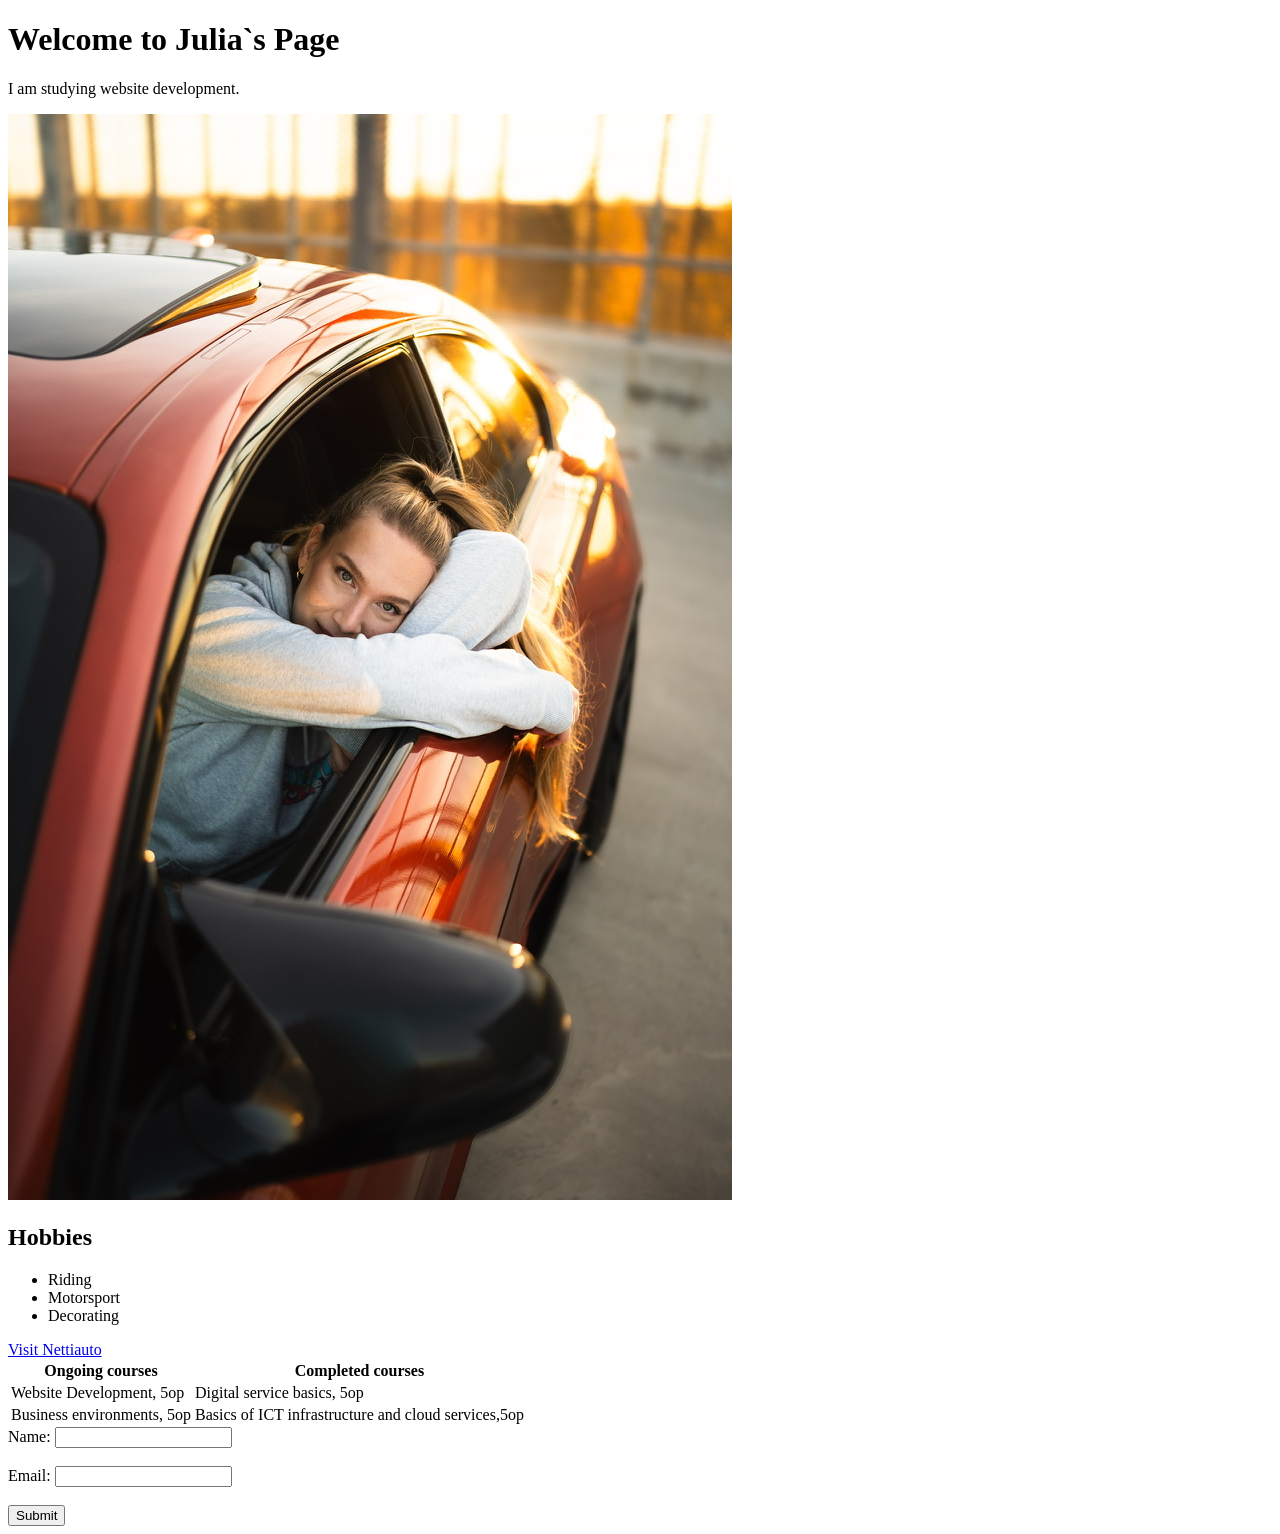
<file: Websivuston kehittäminen/index.html>
<!doctype html>
<html lang="en">
  <head>
    <meta charset="UTF-8" />
    <meta name="viewport" content="width=device-width, initial-scale=1.0" />
    <title>Julian html sivu</title>
  </head>
  <body>
    <h1>Welcome to Julia`s Page</h1>
    <p>I am studying website development.</p>
    <img src="./Images/juliam2.jpeg" alt="Description of image" />

    

    <h2>Hobbies</h2>
    <ul>
      <li>Riding</li>
      <li>Motorsport</li>
      <li>Decorating</li>
    </ul>

      <a href="https://www.nettiauto.com/">Visit Nettiauto</a>

<table>
    <tr>
        <th>Ongoing courses</th>
        <th>Completed courses</th>
    </tr>
    <tr>
        <td>Website Development, 5op</td>
        <td>Digital service basics, 5op</td>
    </tr>
    <tr>
        <td>Business environments, 5op</td>
        <td>Basics of ICT infrastructure and cloud services,5op</td>
    </tr>
    </table>

    <form>
      <label for="name">Name:</label>
      <input type="text" id="name" name="name" /><br /><br />
      <label for="email">Email:</label>
      <input type="email" id="email" name="email" /><br /><br />
      <input type="submit" value="Submit" />
    </form>
    
  </body>
</html>
</file>
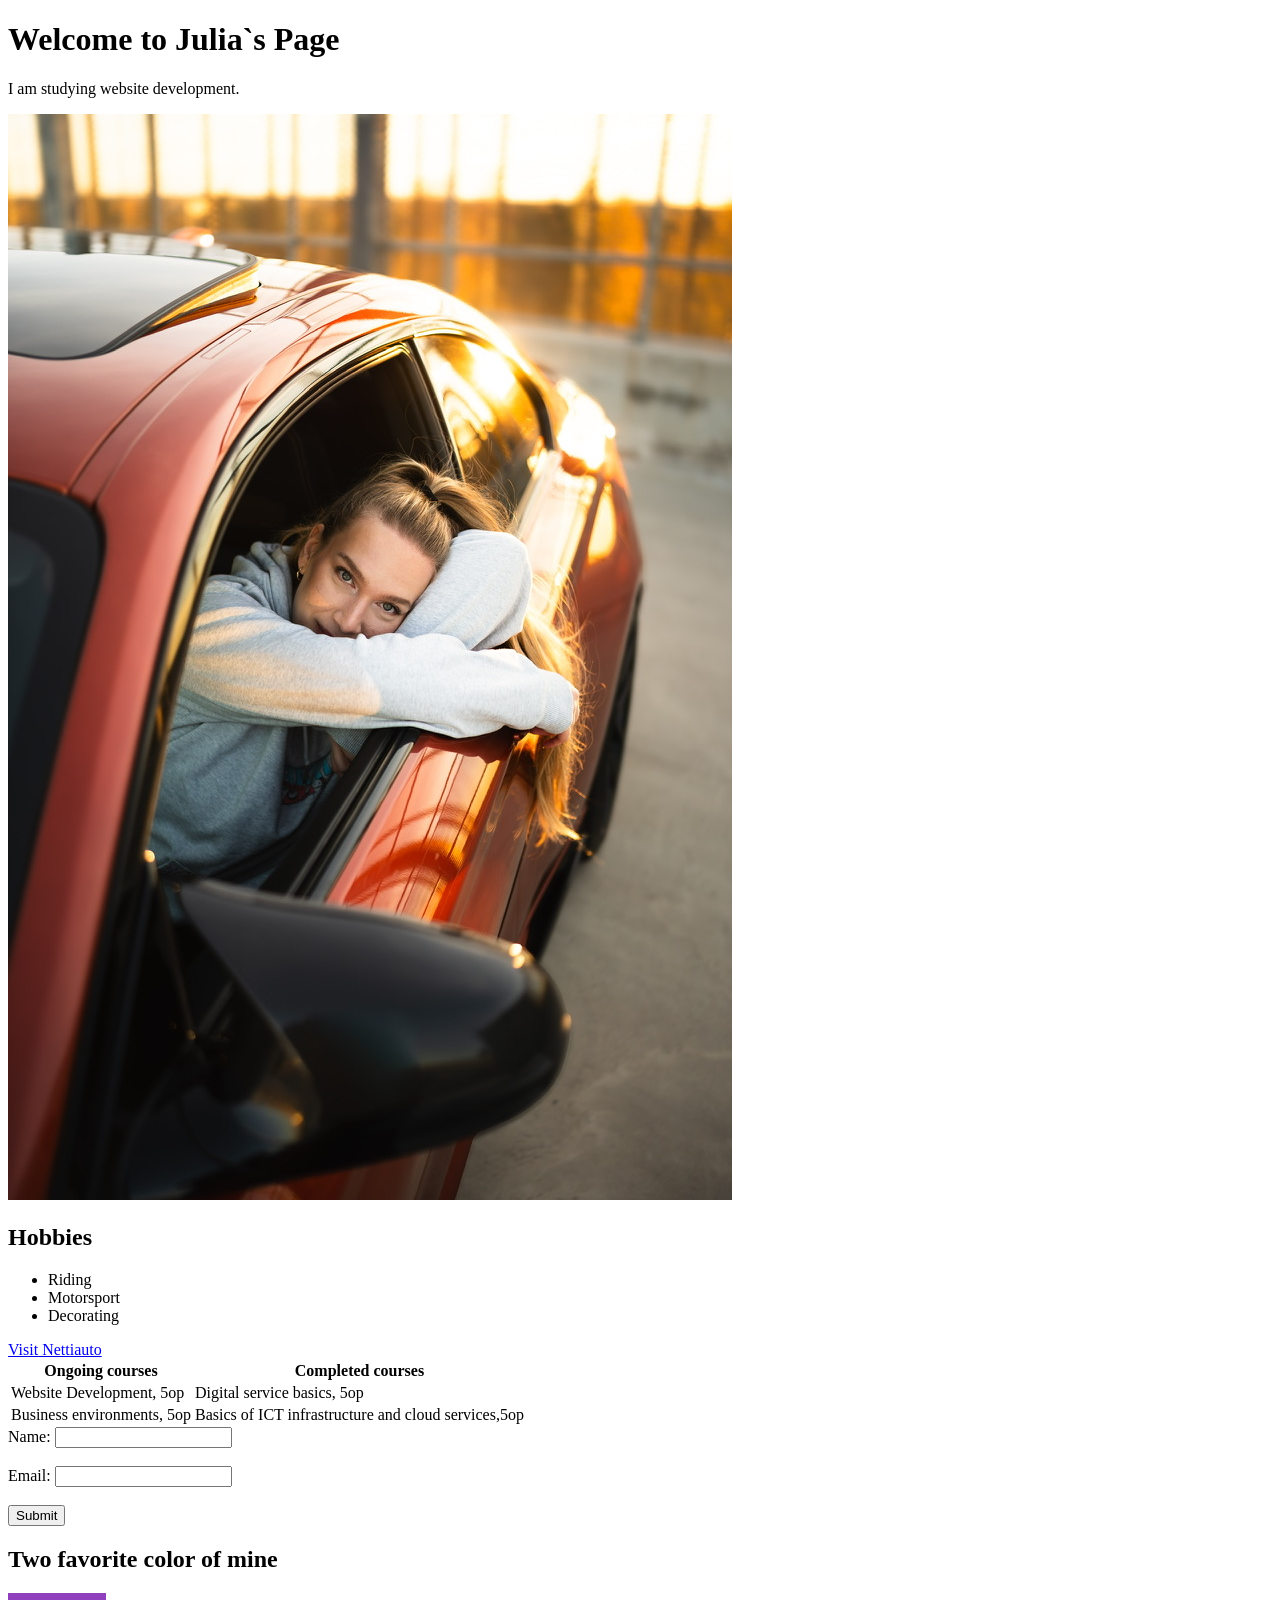
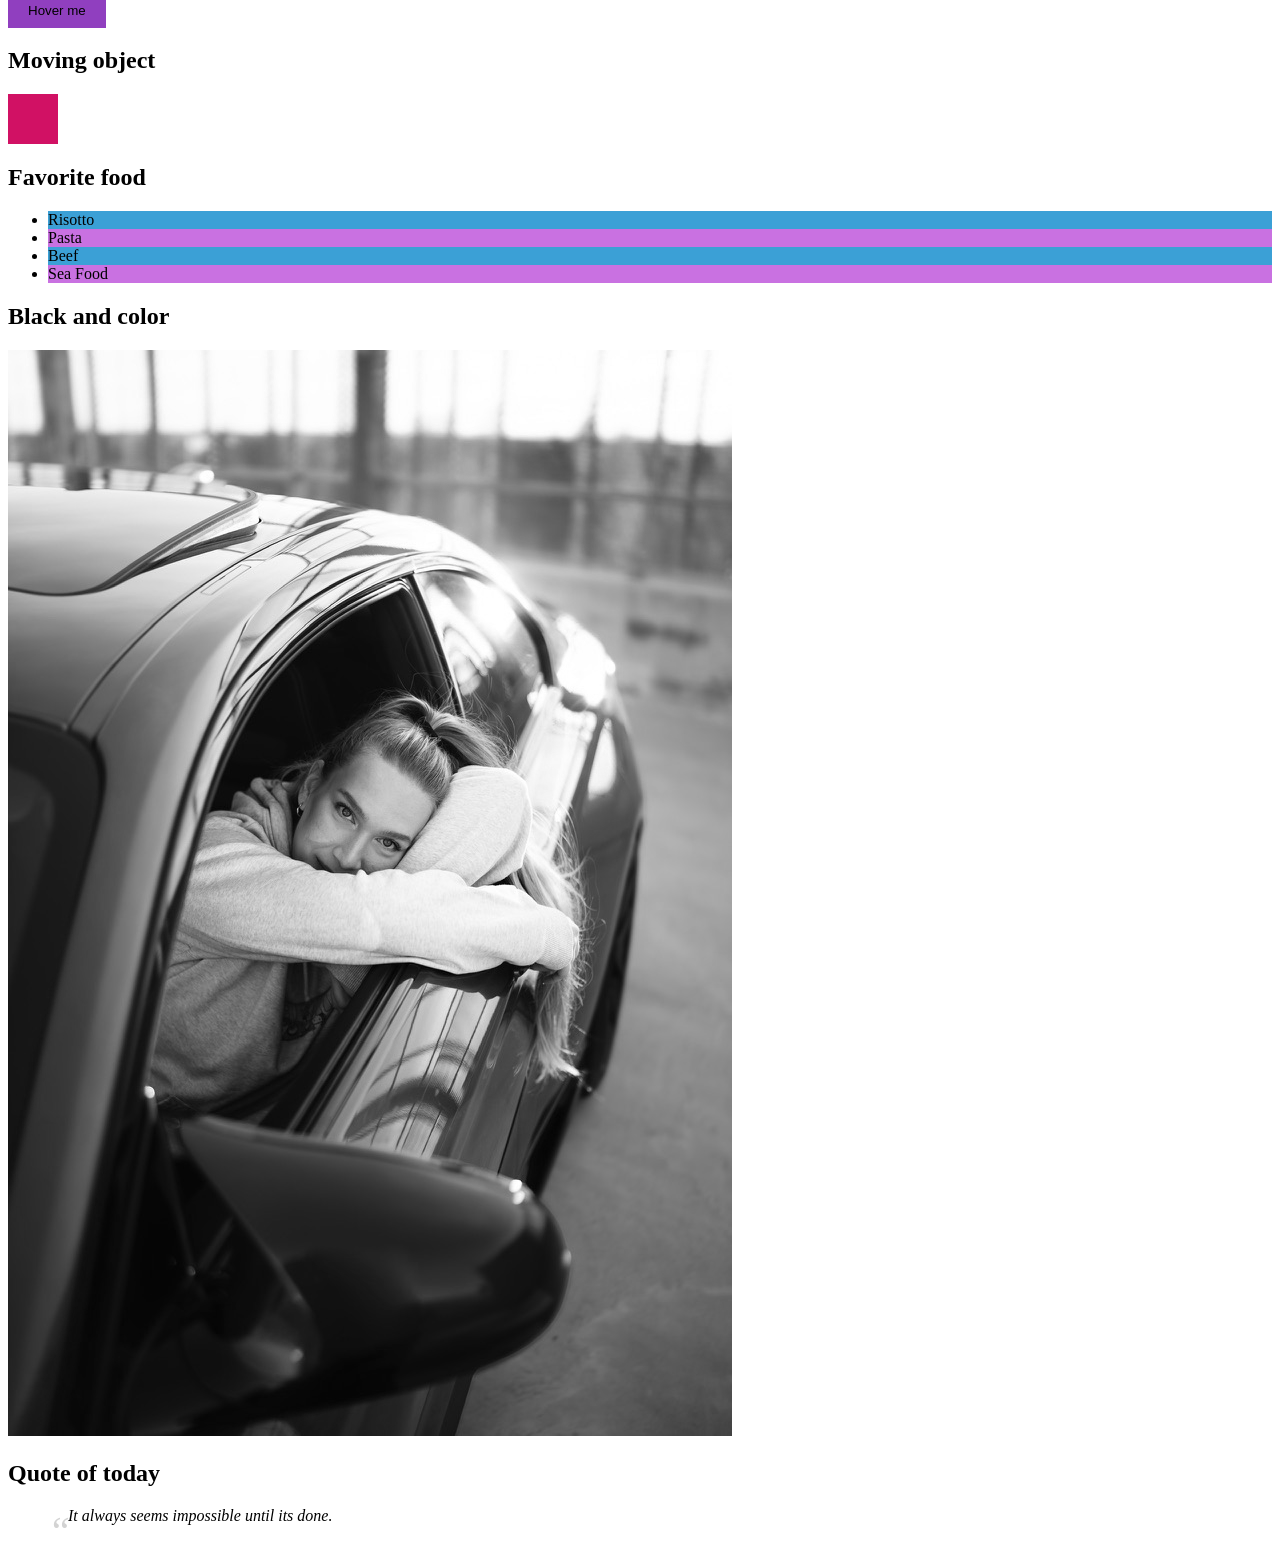
<file: Websivuston kehittäminen/WS03/index.html>
<!doctype html>
<html lang="en">
  <head>
    <meta charset="UTF-8" />
    <meta name="viewport" content="width=device-width, initial-scale=1.0" />
    <title>Julian html sivu</title>
    <link rel="stylesheet" href="style.css">
  </head>
  <body>
    <h1>Welcome to Julia`s Page</h1>
    <p>I am studying website development.</p>
    <img src="./images/julia.jpeg" alt="Description of image" />

    <h2>Hobbies</h2>
    <ul>
      <li>Riding</li>
      <li>Motorsport</li>
      <li>Decorating</li>
    </ul>

    <a href="https://www.nettiauto.com/">Visit Nettiauto</a>

    <table>
      <tr>
        <th>Ongoing courses</th>
        <th>Completed courses</th>
      </tr>
      <tr>
        <td>Website Development, 5op</td>
        <td>Digital service basics, 5op</td>
      </tr>
      <tr>
        <td>Business environments, 5op</td>
        <td>Basics of ICT infrastructure and cloud services,5op</td>
      </tr>
    </table>

    <form>
      <label for="name">Name:</label>
      <input type="text" id="name" name="name" /><br /><br />
      <label for="email">Email:</label>
      <input type="email" id="email" name="email" /><br /><br />
      <input type="submit" value="Submit" />
    </form>

    <!-- WS03 CONTENT BELOW -->

    <h2> Two favorite color of mine</h2>
    <button class="transition-button">Hover me</button>

    <h2>Moving object</h2>
    <div class="animation-box"></div>

    <h2>Favorite food</h2>
    <ul class="pseudo-list">
      <li>Risotto</li>
      <li>Pasta</li>
      <li>Beef</li>
      <li>Sea Food</li>
    </ul>

    <h2>Black and color</h2>
    <img src="./images/julia.jpeg" class="filter-image" alt="Filtered image">

    <h2>Quote of today</h2>
    <blockquote class="quote">
      It always seems impossible until its done.
    </blockquote>

  </body>
</html>
</file>
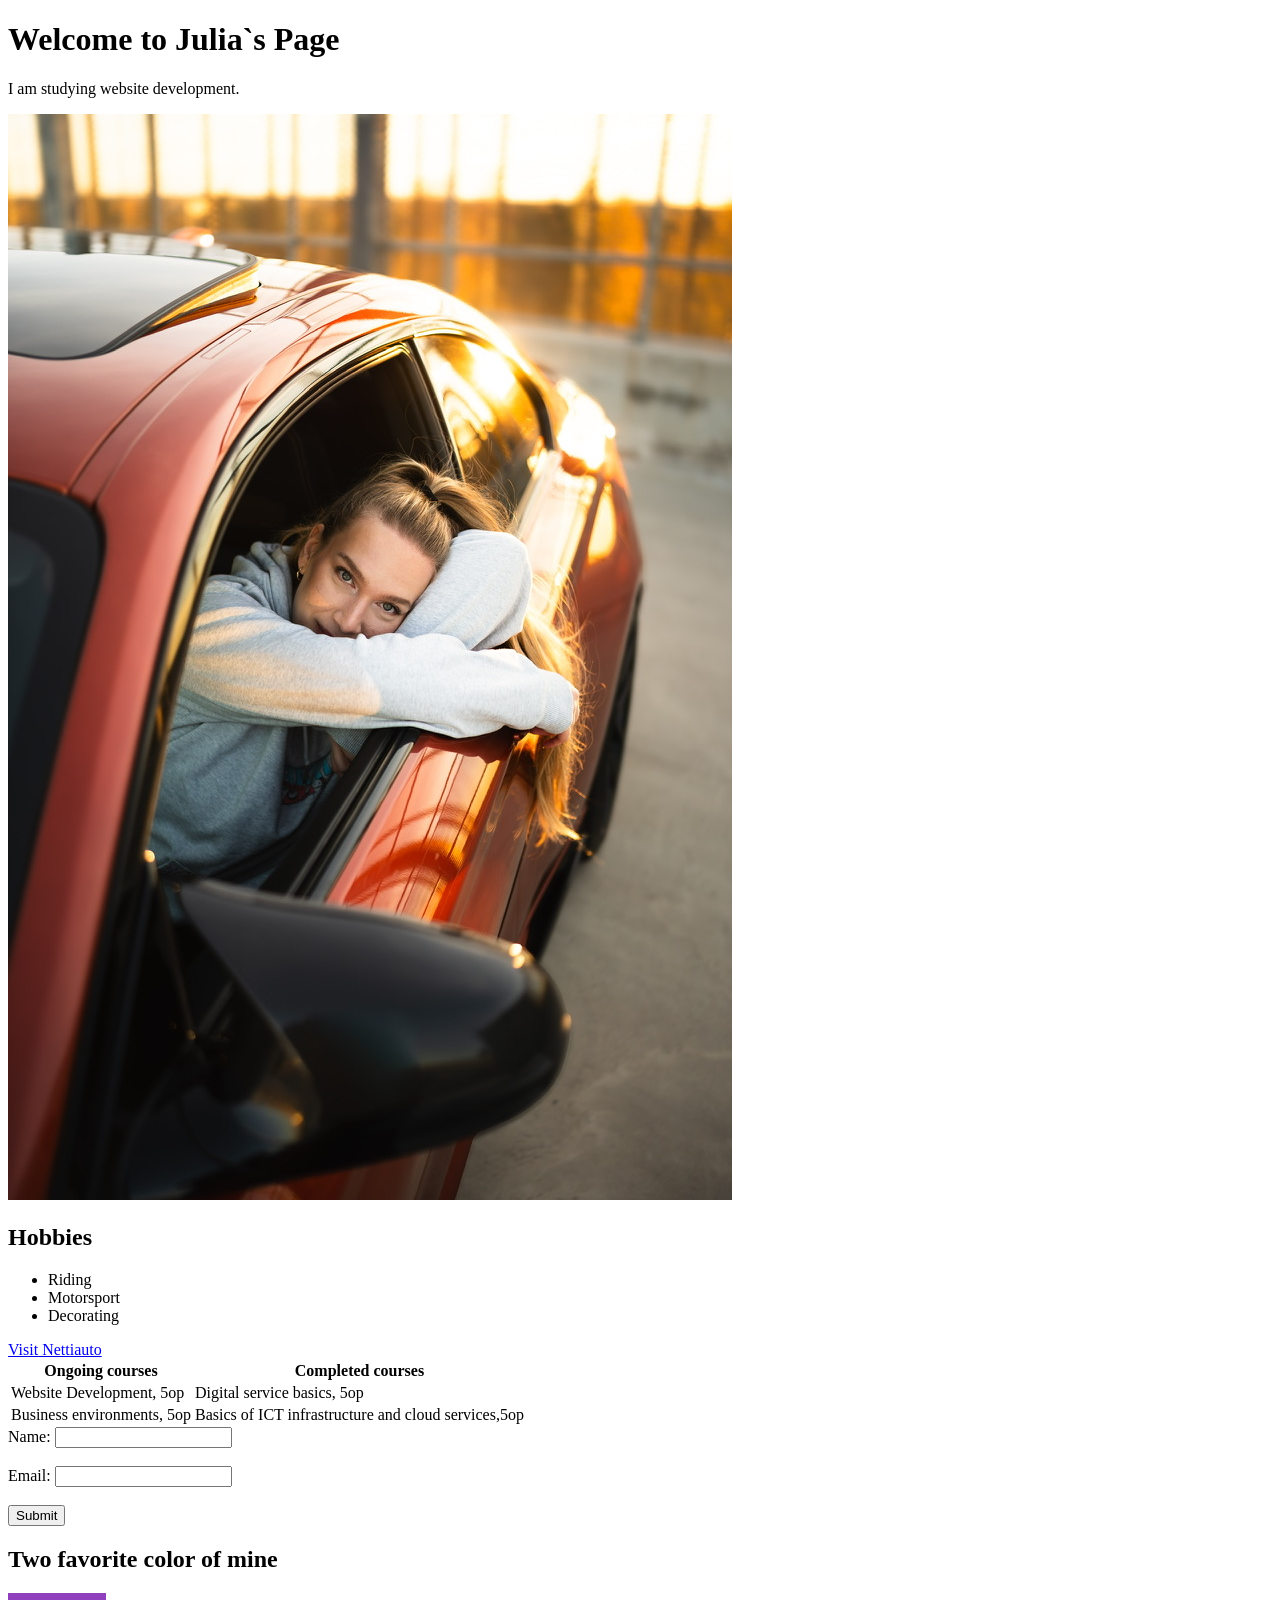
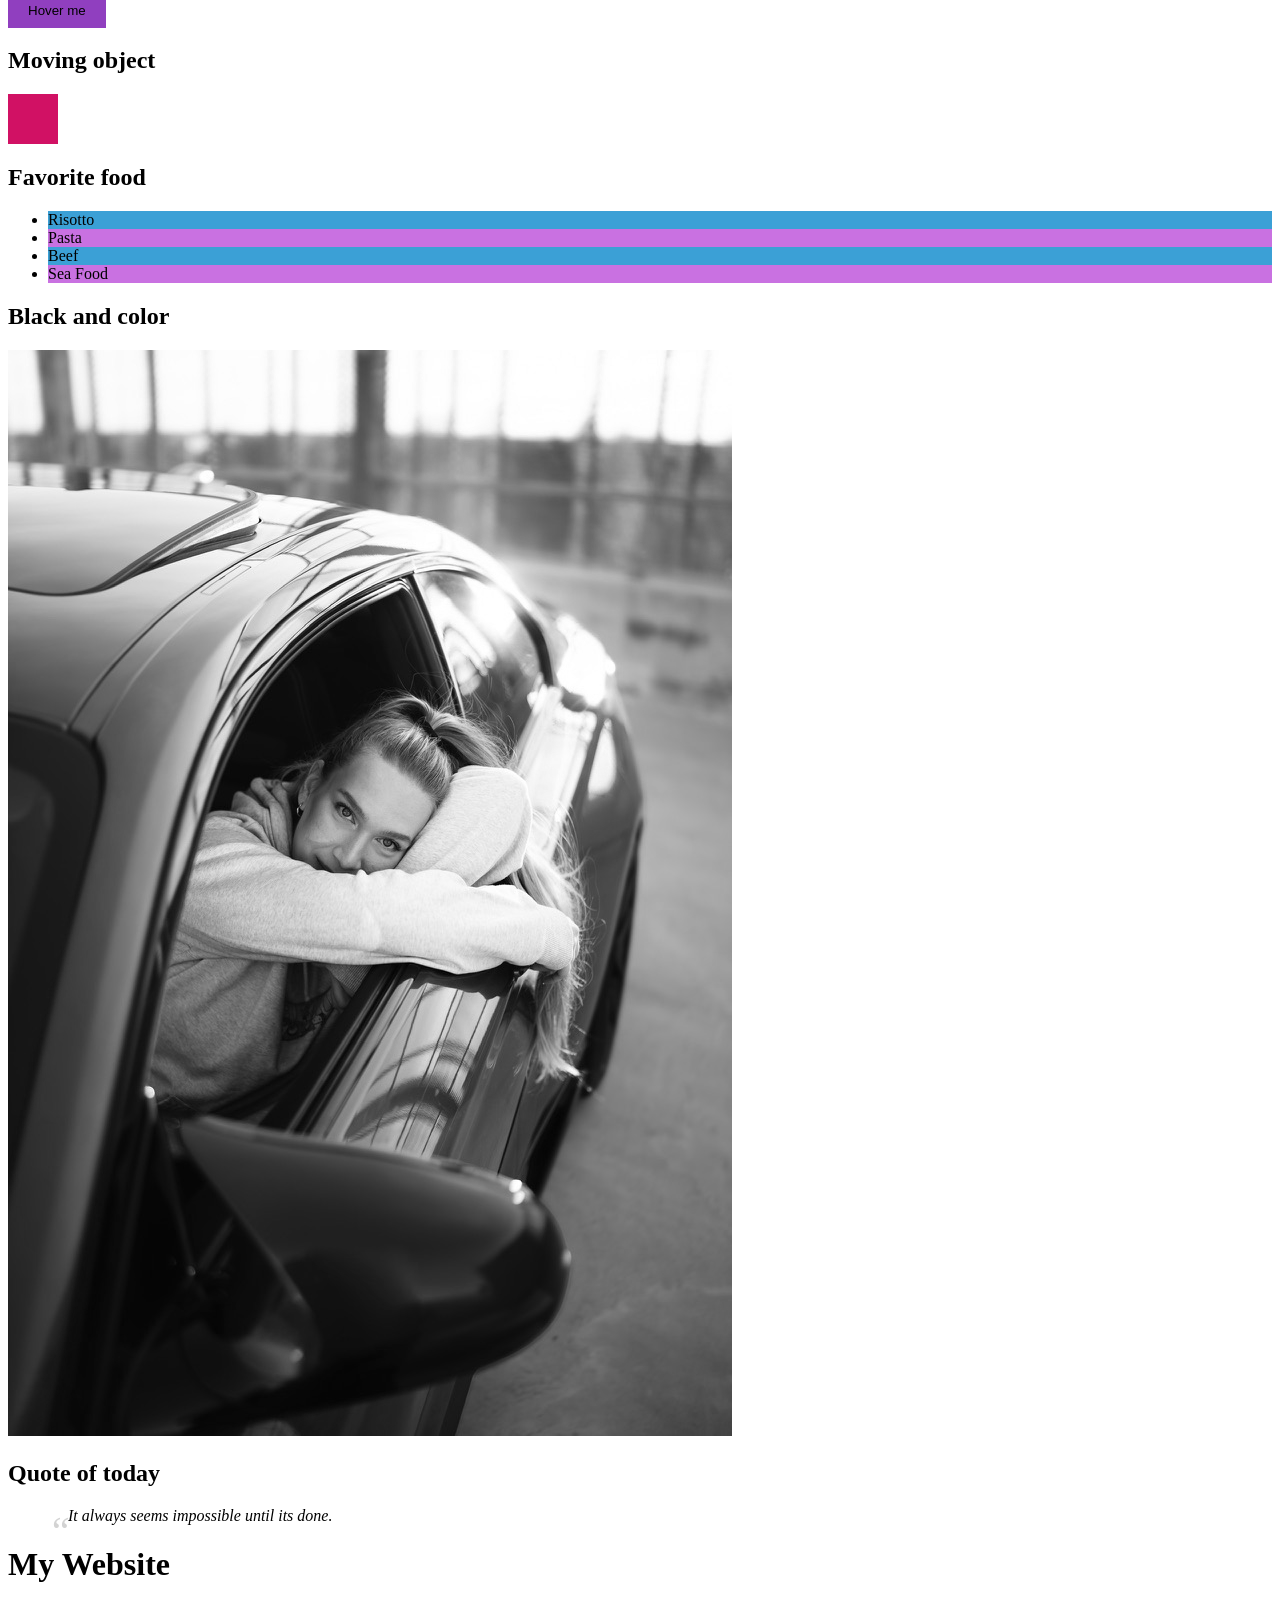
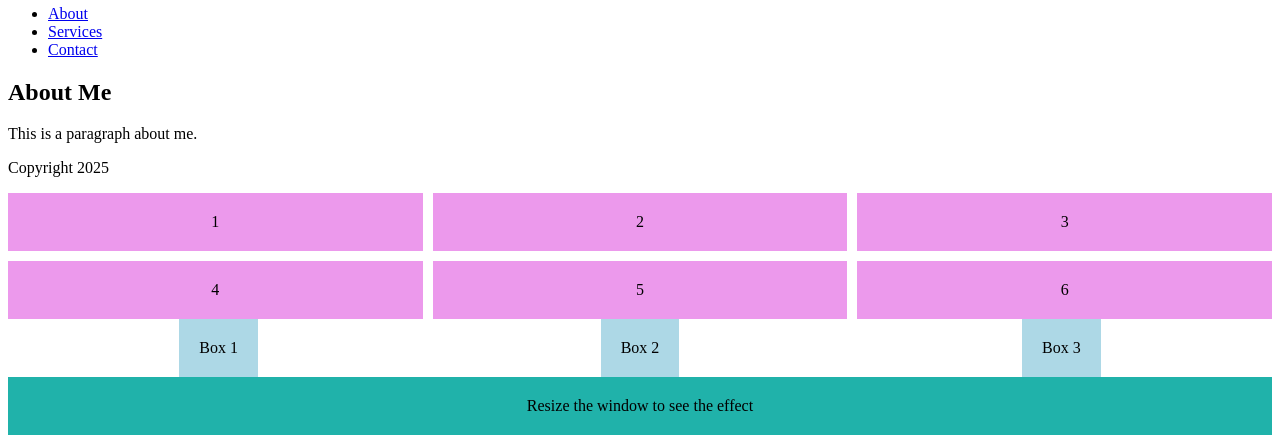
<file: Websivuston kehittäminen/WS04/index.html>
<!doctype html>
<html lang="en">
  <head>
    <meta charset="UTF-8" />
    <meta name="viewport" content="width=device-width, initial-scale=1.0" />
    <title>Julian html sivu</title>
    <link rel="stylesheet" href="style.css">
  </head>
  <body>
    <h1>Welcome to Julia`s Page</h1>
    <p>I am studying website development.</p>
    <img src="./images/julia.jpeg" alt="Description of image" />

    <h2>Hobbies</h2>
    <ul>
      <li>Riding</li>
      <li>Motorsport</li>
      <li>Decorating</li>
    </ul>

    <a href="https://www.nettiauto.com/">Visit Nettiauto</a>

    <table>
      <tr>
        <th>Ongoing courses</th>
        <th>Completed courses</th>
      </tr>
      <tr>
        <td>Website Development, 5op</td>
        <td>Digital service basics, 5op</td>
      </tr>
      <tr>
        <td>Business environments, 5op</td>
        <td>Basics of ICT infrastructure and cloud services,5op</td>
      </tr>
    </table>

    <form>
      <label for="name">Name:</label>
      <input type="text" id="name" name="name" /><br /><br />
      <label for="email">Email:</label>
      <input type="email" id="email" name="email" /><br /><br />
      <input type="submit" value="Submit" />
    </form>

    <!-- WS03 CONTENT BELOW -->

    <h2> Two favorite color of mine</h2>
    <button class="transition-button">Hover me</button>

    <h2>Moving object</h2>
    <div class="animation-box"></div>

    <h2>Favorite food</h2>
    <ul class="pseudo-list">
      <li>Risotto</li>
      <li>Pasta</li>
      <li>Beef</li>
      <li>Sea Food</li>
    </ul>

    <h2>Black and color</h2>
    <img src="./images/julia.jpeg" class="filter-image" alt="Filtered image">

    <h2>Quote of today</h2>
    <blockquote class="quote">
      It always seems impossible until its done.
    </blockquote>

  </body>
</html>
<header>
  <h1>My Website</h1>
  <nav>
    <ul>
      <li><a href="#about">About</a></li>
      <li><a href="#services">Services</a></li>
      <li><a href="#contact">Contact</a></li>
    </ul>
  </nav>
</header>

<main>
  <section id="about">
    <h2>About Me</h2>
    <p>This is a paragraph about me.</p>
  </section>
</main>

<footer>
  <p>Copyright 2025</p>
</footer>
<div class="grid-container">
  <div class="grid-item">1</div>
  <div class="grid-item">2</div>
  <div class="grid-item">3</div>
  <div class="grid-item">4</div>
  <div class="grid-item">5</div>
  <div class="grid-item">6</div>
</div><div class="flex-container">
  <div class="box">Box 1</div>
  <div class="box">Box 2</div>
  <div class="box">Box 3</div>
</div>
<div class="responsive-box">Resize the window to see the effect</div>
</file>
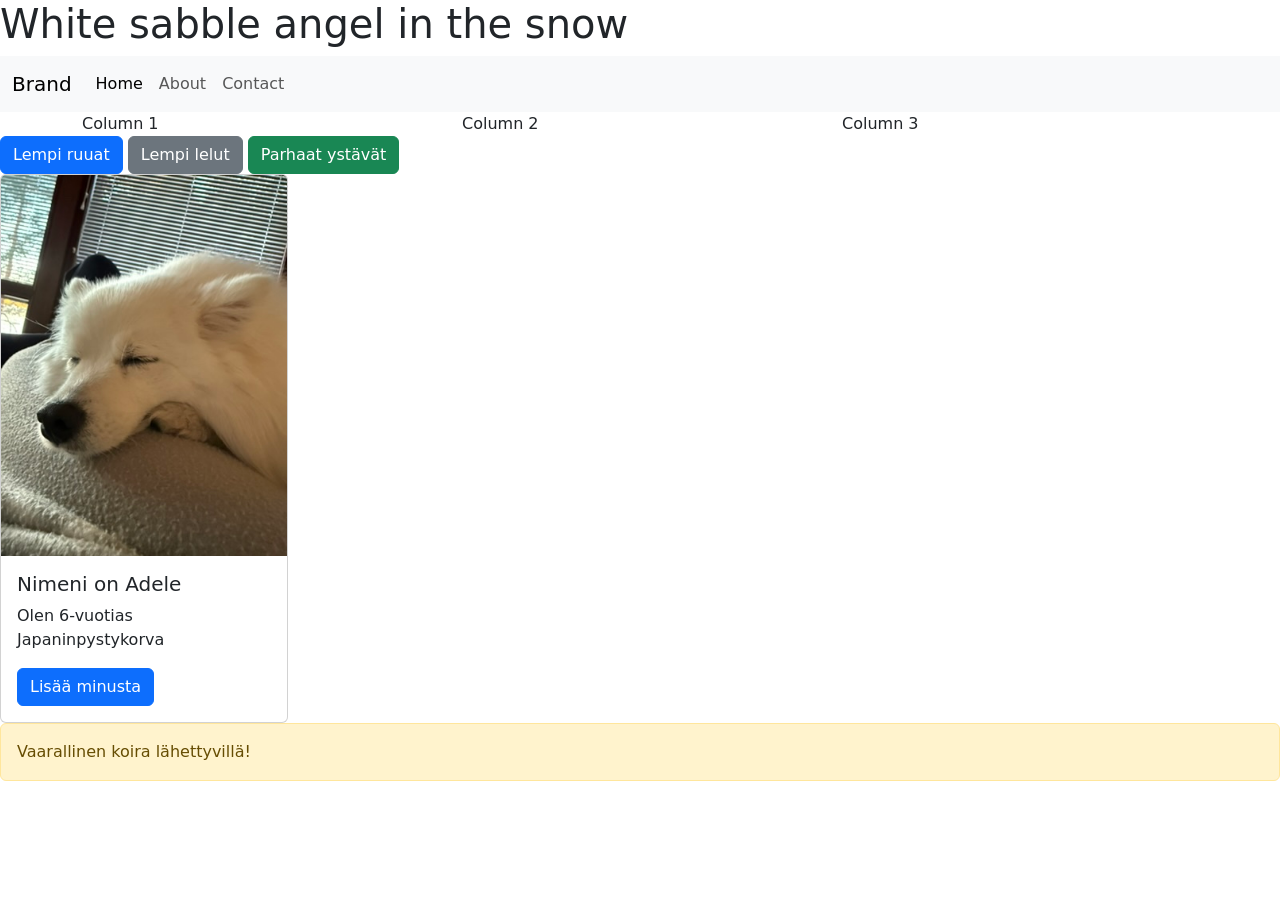
<file: Websivuston kehittäminen/WS06/index.html>
<!doctype html>
<html lang="en">
  <head>
    <meta charset="utf-8">
    <meta name="viewport" content="width=device-width, initial-scale=1">
    <title>Bootstrap demo</title>
    <link
     href="https://cdn.jsdelivr.net/npm/bootstrap@5.3.8/dist/css/bootstrap.min.css" rel="stylesheet" integrity="sha384-sRIl4kxILFvY47J16cr9ZwB07vP4J8+LH7qKQnuqkuIAvNWLzeN8tE5YBujZqJLB" crossorigin="anonymous">
  </head>
  <body>
    <h1>White sabble angel in the snow</h1>
    <script src="https://cdn.jsdelivr.net/npm/bootstrap@5.3.8/dist/js/bootstrap.bundle.min.js" integrity="sha384-FKyoEForCGlyvwx9Hj09JcYn3nv7wiPVlz7YYwJrWVcXK/BmnVDxM+D2scQbITxI" crossorigin="anonymous"></script>
    <nav class="navbar navbar-expand-lg navbar-light bg-light">
  <div class="container-fluid">
    <a class="navbar-brand" href="#">Brand</a>
    <button class="navbar-toggler" type="button" data-bs-toggle="collapse" data-bs-target="#navbarNav" aria-controls="navbarNav" aria-expanded="false" aria-label="Toggle navigation">
      <span class="navbar-toggler-icon"></span>
    </button>
    <div class="collapse navbar-collapse" id="navbarNav">
      <ul class="navbar-nav me-auto mb-2 mb-lg-0">
        <li class="nav-item"><a class="nav-link active" aria-current="page" href="#">Home</a></li>
        <li class="nav-item"><a class="nav-link" href="#">About</a></li>
        <li class="nav-item"><a class="nav-link" href="#">Contact</a></li>
      </ul>
    </div>
  </div>
</nav>
<div class="container">
  <div class="row">
    <div class="col-md-4 col-12">Column 1</div>
    <div class="col-md-4 col-12">Column 2</div>
    <div class="col-md-4 col-12">Column 3</div>
  </div>
</div>
<button class="btn btn-primary">Lempi ruuat</button>
<button class="btn btn-secondary">Lempi lelut</button>
<button class="btn btn-success">Parhaat ystävät</button>

<div class="card" style="width: 18rem;">
  <img src="./images/adele.jpeg" class="card-img-top" alt="Card Image">
  <div class="card-body">
    <h5 class="card-title">Nimeni on Adele</h5>
    <p class="card-text">Olen 6-vuotias Japaninpystykorva</p>
    <a href="#" class="btn btn-primary">Lisää minusta</a>
  </div>
</div>
<div class="alert alert-warning" role="alert">
  Vaarallinen koira lähettyvillä!
</div>
  </body>
</html>
</file>
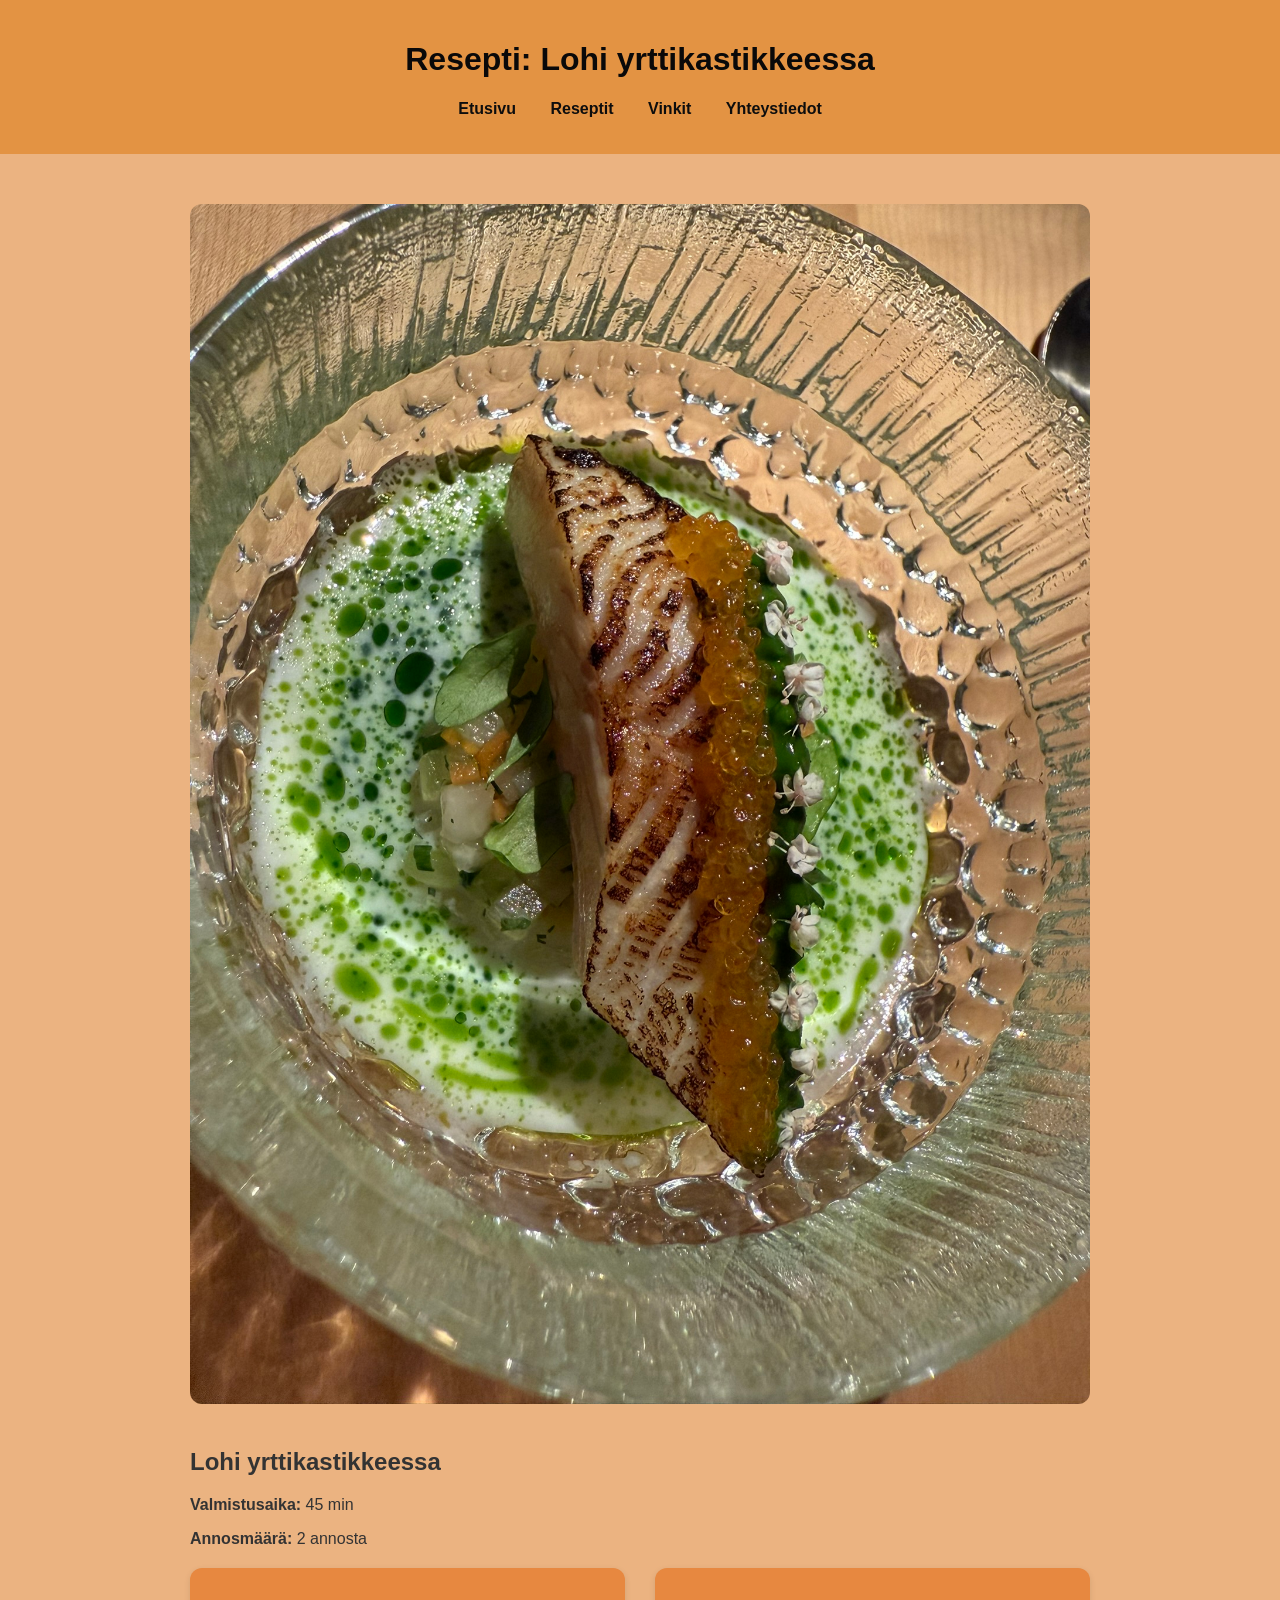
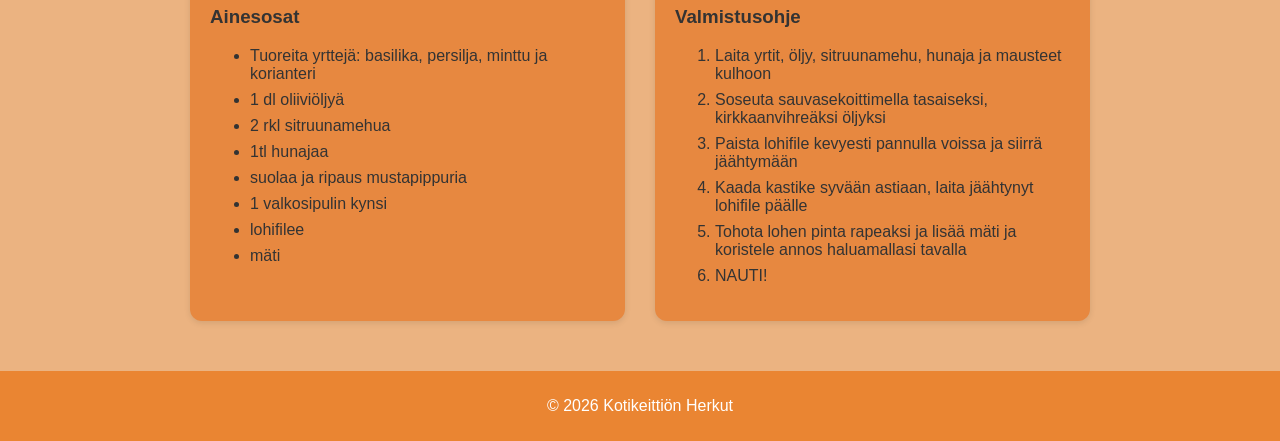
<file: Websivuston kehittäminen/WS07/lohi.html>
<!DOCTYPE html>
<html lang="fi">
<head>
    <meta charset="UTF-8">
    <meta name="viewport" content="width=device-width, initial-scale=1.0">
    <title>Resepti – Reseptin nimi</title>
    <link rel="stylesheet" href="style.css">
</head>
<body>

<header>
    <h1>Resepti: Lohi yrttikastikkeessa</h1>
    <nav>
        <ul>
            <li><a href="index.html">Etusivu</a></li>
            <li><a href="reseptit.html">Reseptit</a></li>
            <li><a href="vinkit.html">Vinkit</a></li>
            <li><a href="yhteystiedot.html">Yhteystiedot</a></li>
        </ul>
    </nav>
</header>

<section class="recipe-container">

    <img class="recipe-image" src="./images/lohi.jpeg" alt="Reseptikuva">

    <div class="recipe-info">
        <h2>Lohi yrttikastikkeessa </h2>
        <p><strong>Valmistusaika:</strong> 45 min</p>
        <p><strong>Annosmäärä:</strong> 2 annosta</p>
    </div>

    <div class="recipe-content">

        <div class="ingredients">
            <h3>Ainesosat</h3>
            <ul>
                <li>Tuoreita yrttejä: basilika, persilja, minttu ja korianteri</li>
                <li>1 dl oliiviöljyä</li>
                <li>2 rkl sitruunamehua</li>
                <li>1tl hunajaa</li>
                <li>suolaa ja ripaus mustapippuria</li>
                <li>1 valkosipulin kynsi</li>
                <li>lohifilee</li>
                <li>mäti</li>

            </ul>
        </div>

        <div class="steps">
            <h3>Valmistusohje</h3>
            <ol>
                <li>Laita yrtit, öljy, sitruunamehu, hunaja ja mausteet kulhoon</li>
                <li>Soseuta sauvasekoittimella tasaiseksi, kirkkaanvihreäksi öljyksi</li>
                <li>Paista lohifile kevyesti pannulla voissa ja siirrä jäähtymään</li>
                <li>Kaada kastike syvään astiaan, laita jäähtynyt lohifile päälle</li>
                <li>Tohota lohen pinta rapeaksi ja lisää mäti ja koristele annos haluamallasi tavalla</li>
                <li>NAUTI!</li>
            </ol>
        </div>

    </div>

</section>

<footer>
    <p>© 2026 Kotikeittiön Herkut</p>
</footer>

</body>
</html>
</file>
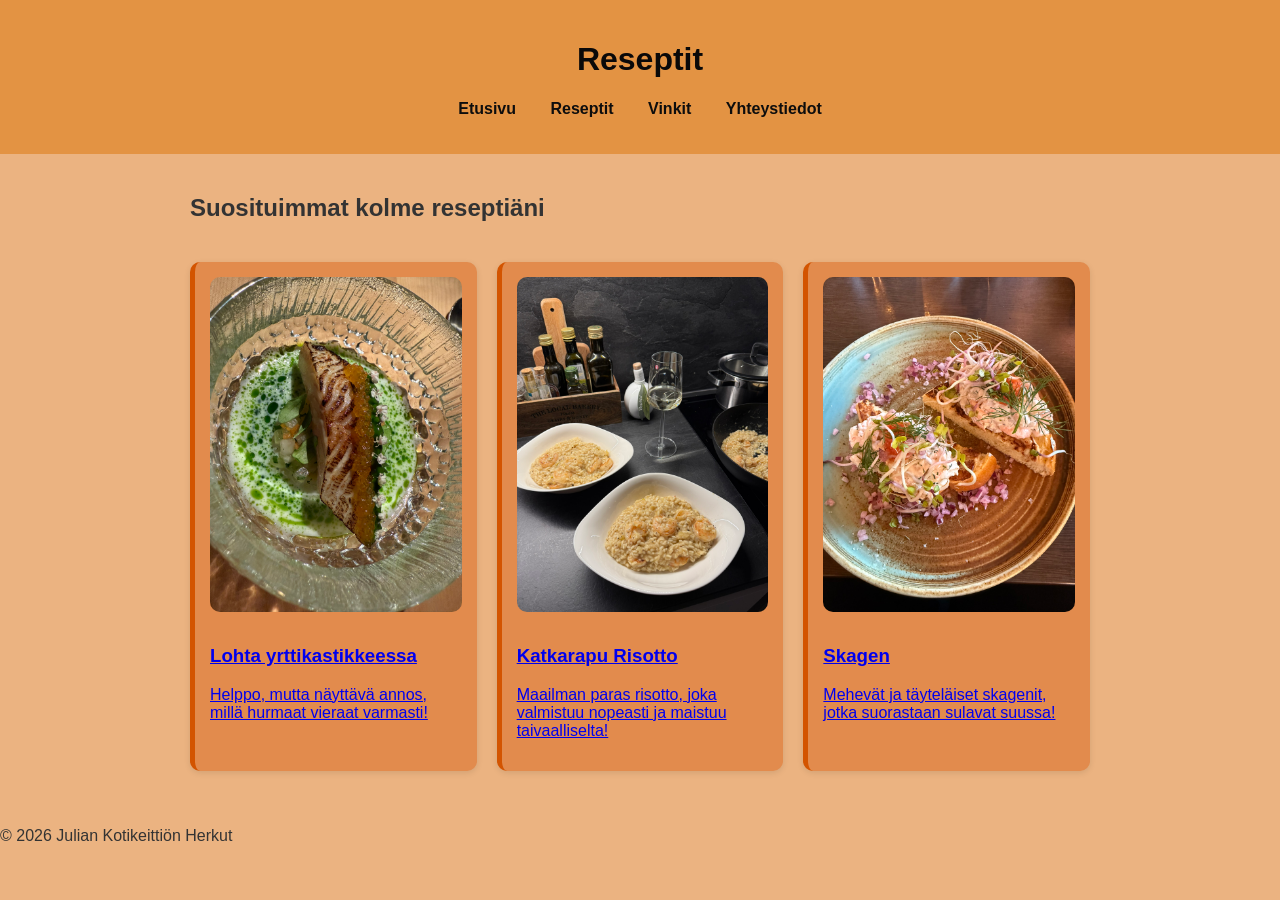
<file: Websivuston kehittäminen/WS07/reseptit.html>
<!DOCTYPE html>
<html lang="fi">
<head>
    <meta charset="UTF-8">
    <meta name="viewport" content="width=device-width, initial-scale=1.0">
    <title>Reseptit</title>
    <link rel="stylesheet" href="style.css">
</head>
<body>

<header>
    <h1>Reseptit</h1>
    <nav>
        <ul>
            <li><a href="index.html">Etusivu</a></li>
            <li><a href="reseptit.html">Reseptit</a></li>
            <li><a href="vinkit.html">Vinkit</a></li>
            <li><a href="yhteystiedot.html">Yhteystiedot</a></li>
        </ul>
    </nav>
</header>

<section class="content">
    <h2>Suosituimmat kolme reseptiäni</h2>

    <div class="recipe-grid">

        <!-- Resepti 1 -->
        <a href="lohi.html" class="card">
            <img src="./images/lohi.jpeg" alt="Lohiannos">
            <h3>Lohta yrttikastikkeessa</h3>
            <p>Helppo, mutta näyttävä annos, millä hurmaat vieraat varmasti!</p>
        </a>

        <!-- Resepti 2 -->
        <a href="risotto.html" class="card">
            <img src="./images/Risotto3.jpeg" alt="Risottoannos">
            <h3>Katkarapu Risotto</h3>
            <p>Maailman paras risotto, joka valmistuu nopeasti ja maistuu taivaalliselta!</p>
        </a>

        <!-- Resepti 3 -->
        <a href="skagen.html" class="card">
            <img src="./images/skagen.jpeg" alt="Skagen">
            <h3>Skagen</h3>
            <p>Mehevät ja täyteläiset skagenit, jotka suorastaan sulavat suussa!</p>
        </a>

    </div>
</section>


    <p>© 2026 Julian Kotikeittiön Herkut</p>
</footer>

</body>
</html>
</file>
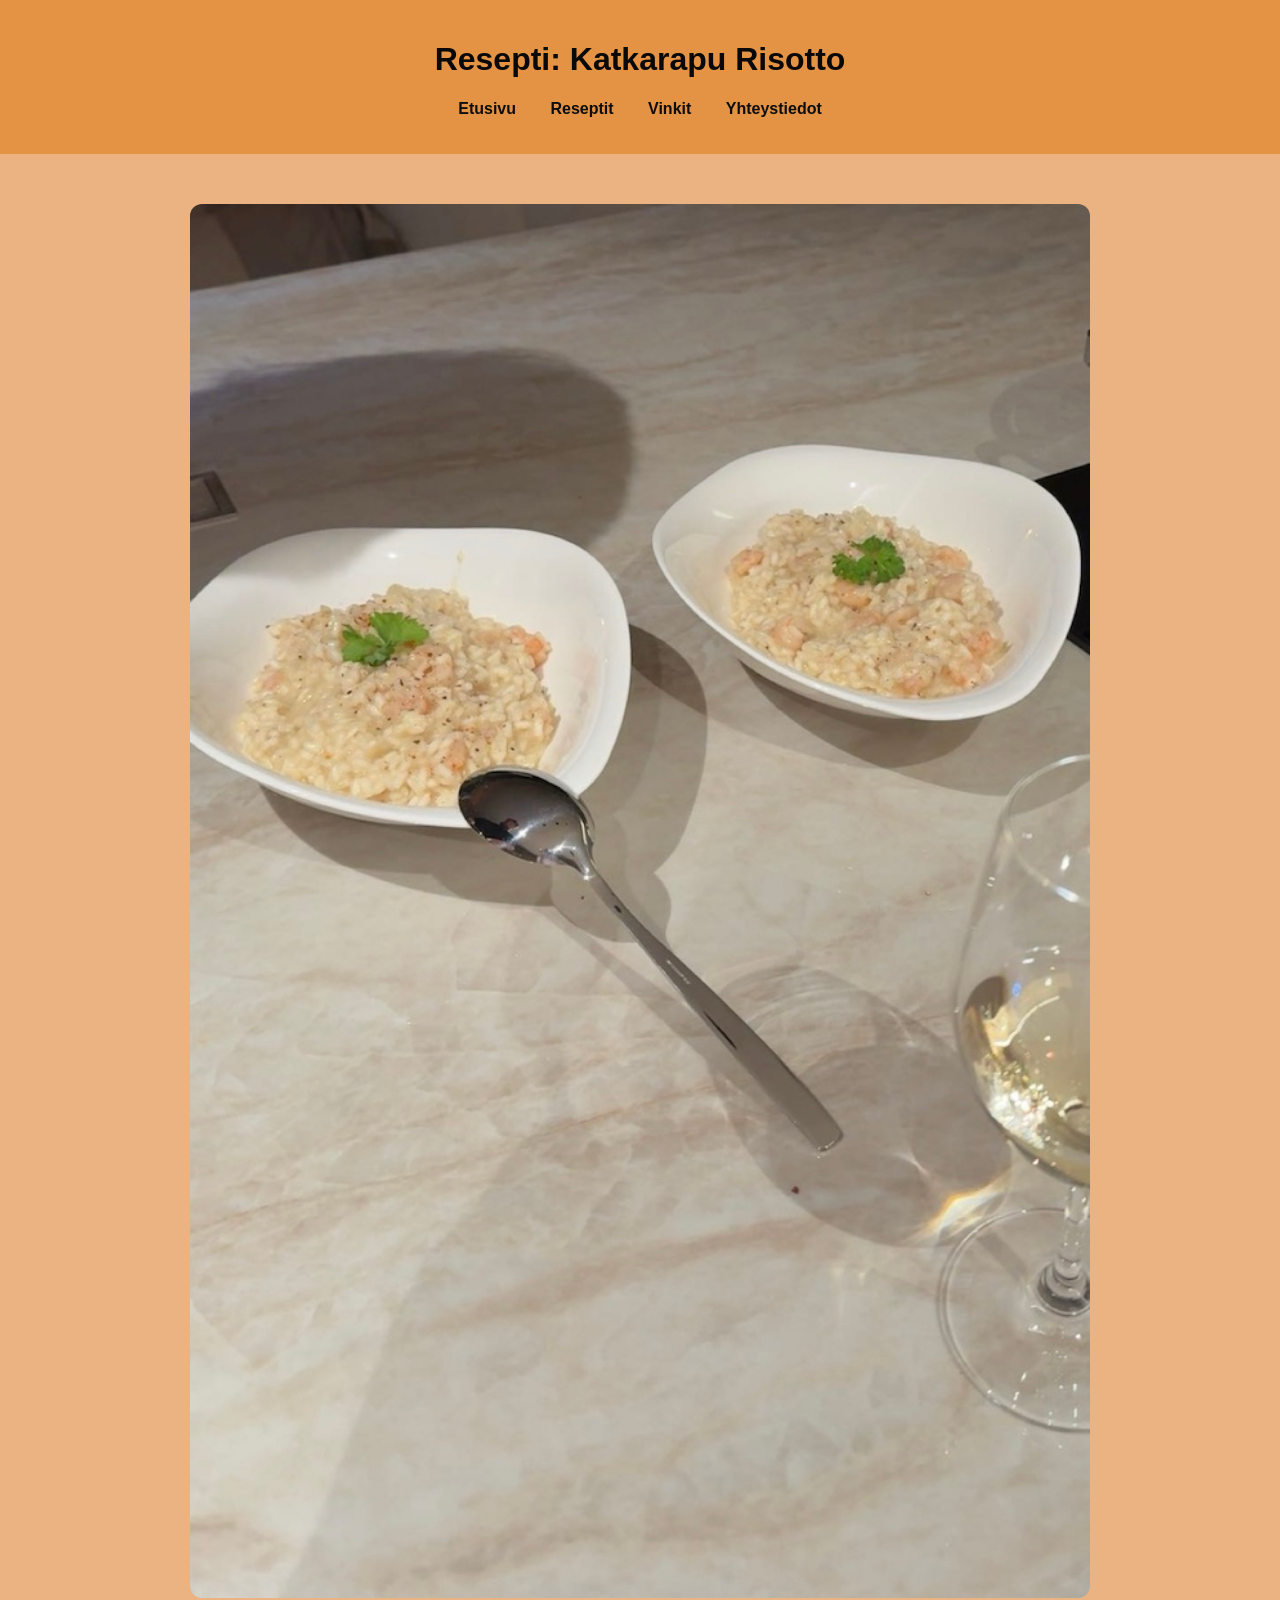
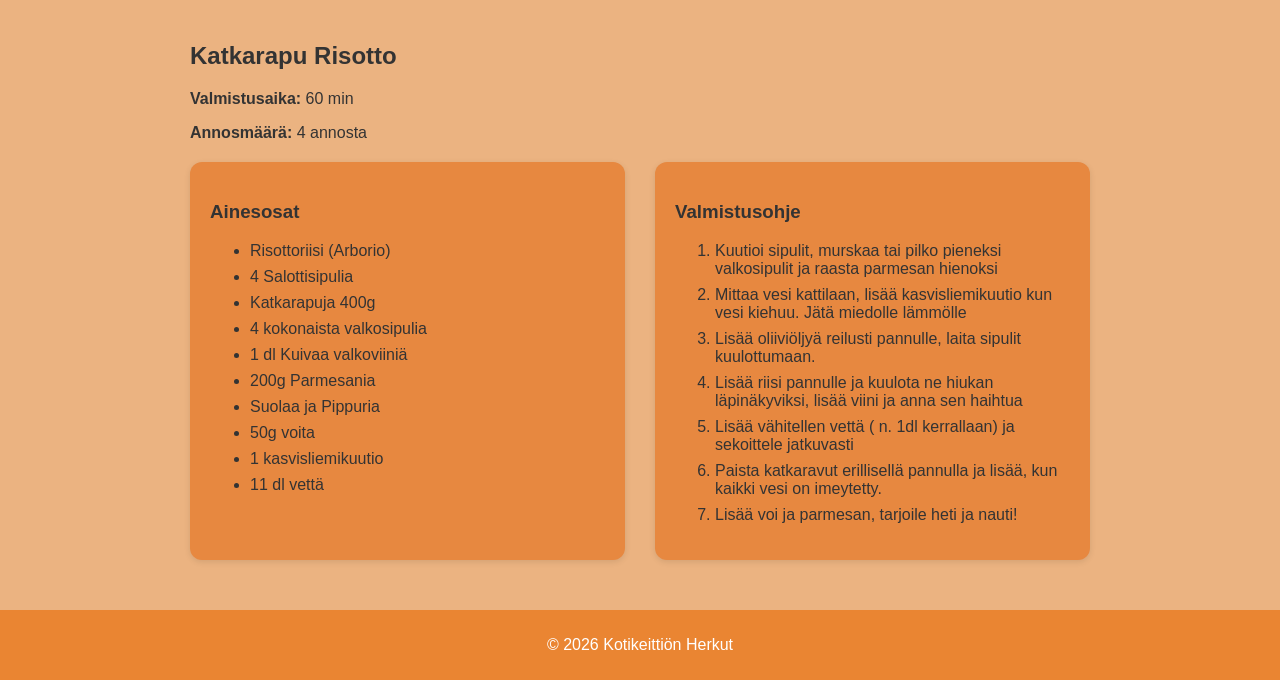
<file: Websivuston kehittäminen/WS07/risotto.html>
<!DOCTYPE html>
<html lang="fi">
<head>
    <meta charset="UTF-8">
    <meta name="viewport" content="width=device-width, initial-scale=1.0">
    <title>Resepti – Reseptin nimi</title>
    <link rel="stylesheet" href="style.css">
</head>
<body>

<header>
    <h1>Resepti: Katkarapu Risotto </h1>
    <nav>
        <ul>
            <li><a href="index.html">Etusivu</a></li>
            <li><a href="reseptit.html">Reseptit</a></li>
            <li><a href="vinkit.html">Vinkit</a></li>
            <li><a href="yhteystiedot.html">Yhteystiedot</a></li>
        </ul>
    </nav>
</header>

<section class="recipe-container">

    <img class="recipe-image" src="./images/Risotto.jpeg" alt="Risottoannos">

    <div class="recipe-info">
        <h2>Katkarapu Risotto</h2>
        <p><strong>Valmistusaika:</strong> 60 min</p>
        <p><strong>Annosmäärä:</strong> 4 annosta</p>
    </div>

    <div class="recipe-content">

        <div class="ingredients">
            <h3>Ainesosat</h3>
            <ul>
                <li>Risottoriisi (Arborio)</li>
                <li>4 Salottisipulia</li>
                <li>Katkarapuja 400g</li>
                <li>4 kokonaista valkosipulia</li>
                <li>1 dl Kuivaa valkoviiniä</li>
                <li>200g Parmesania</li>
                <li>Suolaa ja Pippuria</li>
                <li>50g voita</li>
                <li>1 kasvisliemikuutio</li>
                 <li>11 dl vettä</li>
            </ul>
        </div>

        <div class="steps">
            <h3>Valmistusohje</h3>
            <ol>
                <li>Kuutioi sipulit, murskaa tai pilko pieneksi valkosipulit ja raasta parmesan hienoksi</li>
                <li>Mittaa vesi kattilaan, lisää kasvisliemikuutio kun vesi kiehuu. Jätä miedolle lämmölle</li>
                <li>Lisää oliiviöljyä reilusti pannulle, laita sipulit kuulottumaan.</li>
                <li>Lisää riisi pannulle ja kuulota ne hiukan läpinäkyviksi, lisää viini ja anna sen haihtua</li>
                <li>Lisää vähitellen vettä ( n. 1dl kerrallaan) ja sekoittele jatkuvasti</li>
                 <li>Paista katkaravut erillisellä pannulla ja lisää, kun kaikki vesi on imeytetty.</li>
                <li>Lisää voi ja parmesan, tarjoile heti ja nauti!
             
        
                </li>
            </ol>
        </div>

    </div>

</section>

<footer>
    <p>© 2026 Kotikeittiön Herkut</p>
</footer>

</body>
</html>
</file>
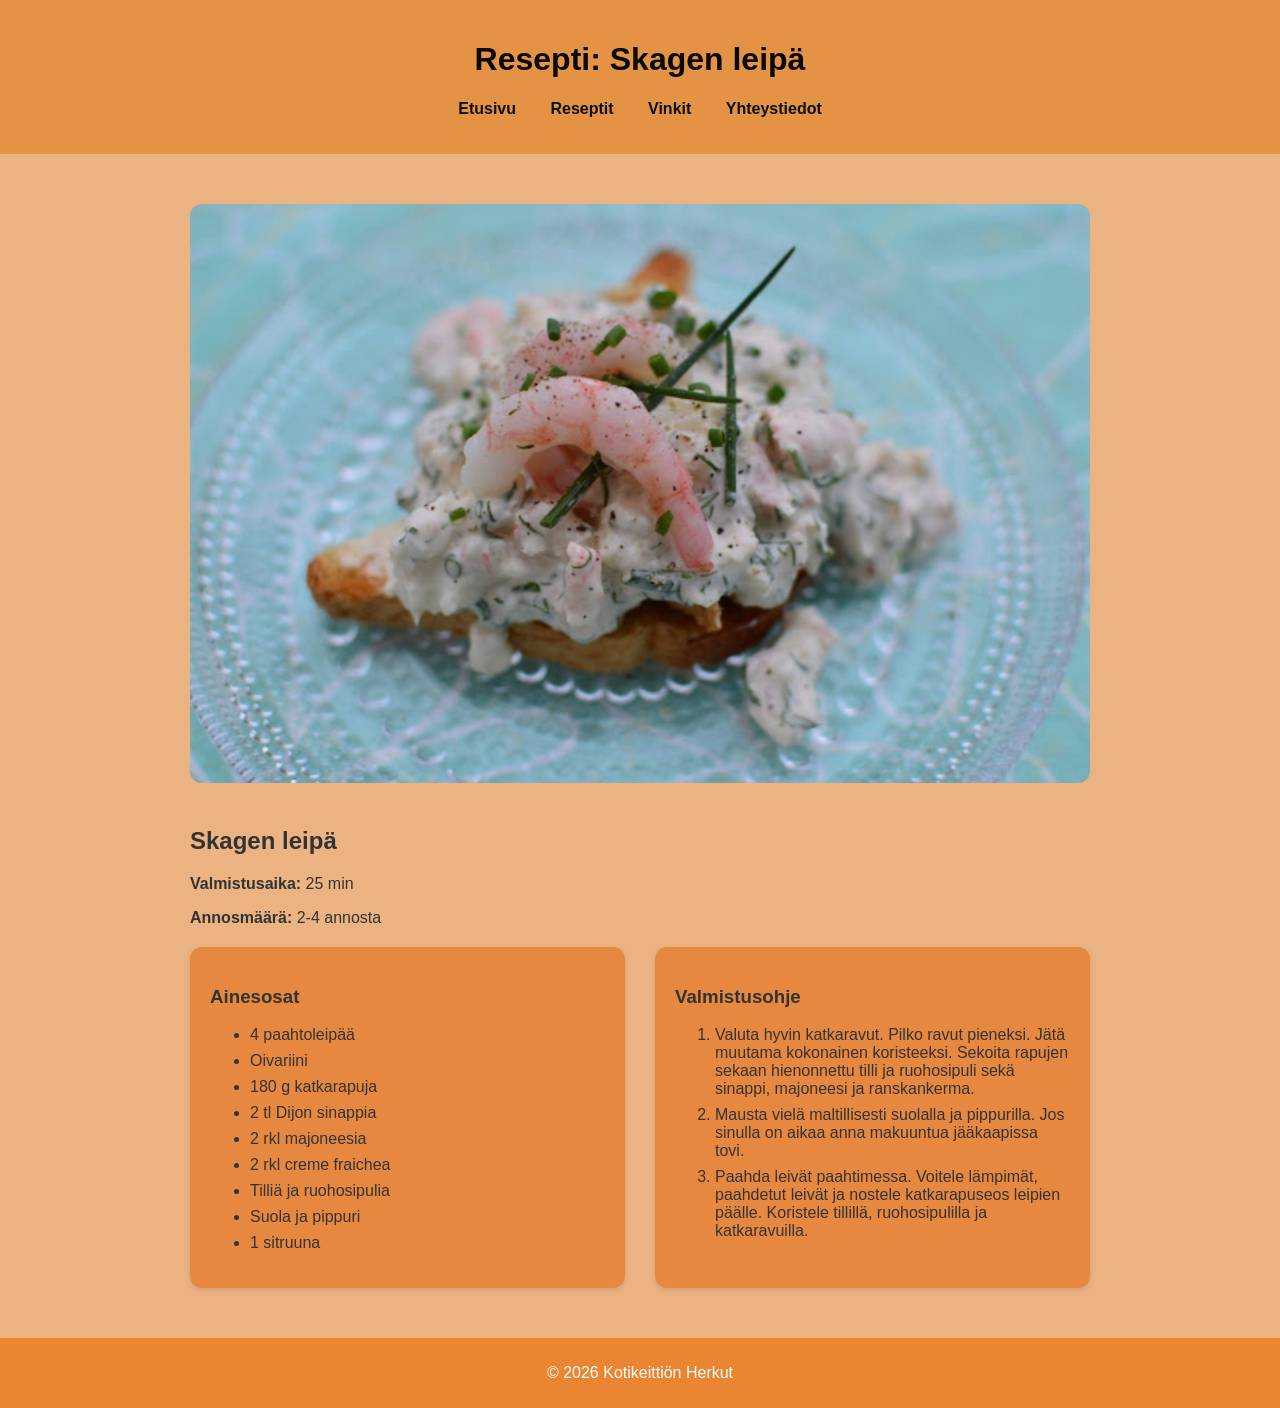
<file: Websivuston kehittäminen/WS07/skagen.html>
<!DOCTYPE html>
<html lang="fi">
<head>
    <meta charset="UTF-8">
    <meta name="viewport" content="width=device-width, initial-scale=1.0">
    <title>Resepti – Skagen leipä</title>
    <link rel="stylesheet" href="style.css">
</head>
<body>

<header>
    <h1>Resepti: Skagen leipä</h1>
    <nav>
        <ul>
            <li><a href="index.html">Etusivu</a></li>
            <li><a href="reseptit.html">Reseptit</a></li>
            <li><a href="vinkit.html">Vinkit</a></li>
            <li><a href="yhteystiedot.html">Yhteystiedot</a></li>
        </ul>
    </nav>
</header>

<section class="recipe-container">

    <img class="recipe-image" src="./images/skagen2.jpeg" alt="Skagenannos">

    <div class="recipe-info">
        <h2>Skagen leipä</h2>
        <p><strong>Valmistusaika:</strong> 25 min</p>
        <p><strong>Annosmäärä:</strong> 2-4 annosta</p>
    </div>

    <div class="recipe-content">

        <div class="ingredients">
            <h3>Ainesosat</h3>
            <ul>
                <li>4 paahtoleipää</li>
                <li>Oivariini</li>
                <li>180 g katkarapuja</li>
                <li>2 tl Dijon sinappia</li>
                <li>2 rkl majoneesia</li>
                <li>2 rkl creme fraichea</li>
                <li>Tilliä ja ruohosipulia</li>
                <li>Suola ja pippuri</li>
                <li>1 sitruuna</li>
            </ul>
        </div>

        <div class="steps">
            <h3>Valmistusohje</h3>
            <ol>
                <li>Valuta hyvin katkaravut. Pilko ravut pieneksi. Jätä muutama kokonainen koristeeksi. Sekoita rapujen sekaan hienonnettu tilli ja ruohosipuli sekä sinappi, majoneesi ja ranskankerma.</li>
                <li>Mausta vielä maltillisesti suolalla ja pippurilla. Jos sinulla on aikaa anna makuuntua jääkaapissa tovi.
</li>
                <li>Paahda leivät paahtimessa. Voitele lämpimät, paahdetut leivät ja nostele katkarapuseos leipien päälle. Koristele tillillä, ruohosipulilla ja katkaravuilla.</li>
            </ol>
        </div>

    </div>

</section>

<footer>
    <p>© 2026 Kotikeittiön Herkut</p>
</footer>

</body>
</html>
</file>
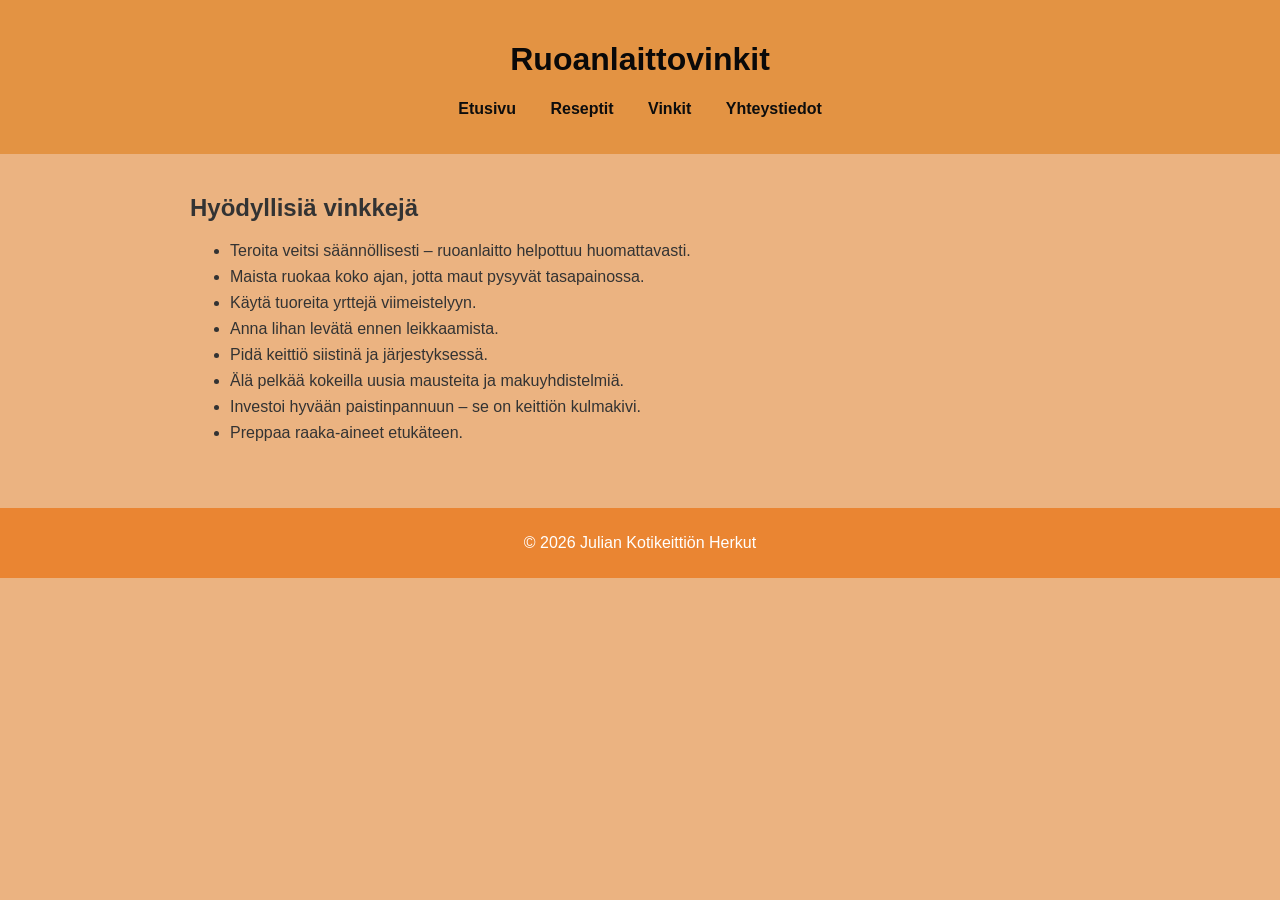
<file: Websivuston kehittäminen/WS07/vinkit.html>
<!DOCTYPE html>
<html lang="fi">
<head>
    <meta charset="UTF-8">
    <meta name="viewport" content="width=device-width, initial-scale=1.0">
    <title>Vinkit</title>
    <link rel="stylesheet" href="style.css">
</head>
<body>

<header>
    <h1>Ruoanlaittovinkit</h1>
    <nav>
        <ul>
            <li><a href="index.html">Etusivu</a></li>
            <li><a href="reseptit.html">Reseptit</a></li>
            <li><a href="vinkit.html">Vinkit</a></li>
            <li><a href="yhteystiedot.html">Yhteystiedot</a></li>
        </ul>
    </nav>
</header>

<section class="content">
    <h2>Hyödyllisiä vinkkejä</h2>

    <ul class="gear-list">
        <li>Teroita veitsi säännöllisesti – ruoanlaitto helpottuu huomattavasti.</li>
        <li>Maista ruokaa koko ajan, jotta maut pysyvät tasapainossa.</li>
        <li>Käytä tuoreita yrttejä viimeistelyyn.</li>
        <li>Anna lihan levätä ennen leikkaamista.</li>
        <li>Pidä keittiö siistinä ja järjestyksessä.</li>
        <li>Älä pelkää kokeilla uusia mausteita ja makuyhdistelmiä.</li>
        <li>Investoi hyvään paistinpannuun – se on keittiön kulmakivi.</li>
        <li>Preppaa raaka-aineet etukäteen.</li>


    </ul>
</section>

<footer>
    <p>© 2026 Julian Kotikeittiön Herkut</p>
</footer>

</body>
</html>
</file>
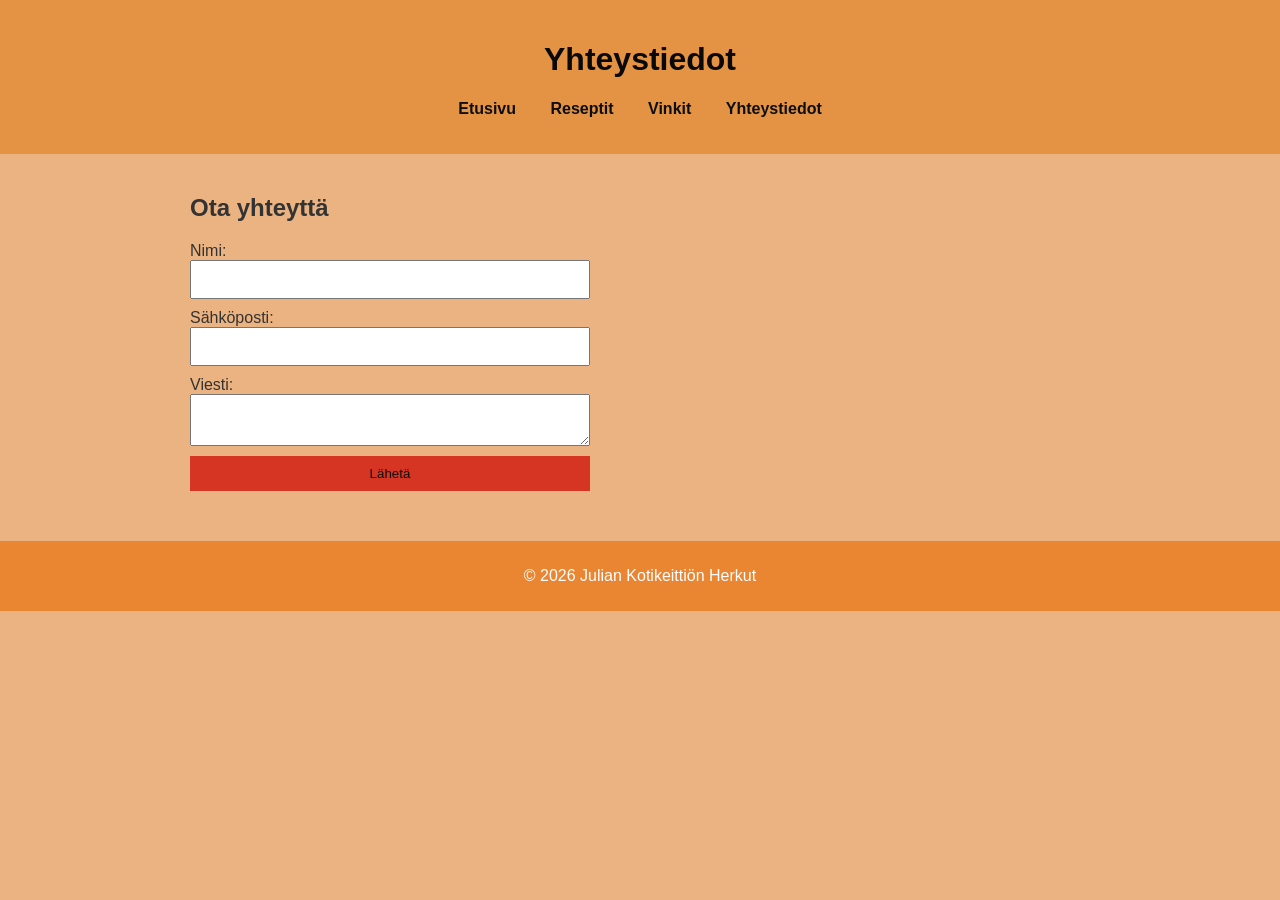
<file: Websivuston kehittäminen/WS07/yhteystiedot.html>
<!DOCTYPE html>
<html lang="fi">
<head>
    <meta charset="UTF-8">
    <meta name="viewport" content="width=device-width, initial-scale=1.0">
    <title>Yhteystiedot</title>
    <link rel="stylesheet" href="style.css">
</head>
<body>

<header>
    <h1>Yhteystiedot</h1>
    <nav>
        <ul>
            <li><a href="index.html">Etusivu</a></li>
            <li><a href="reseptit.html">Reseptit</a></li>
            <li><a href="vinkit.html">Vinkit</a></li>
            <li><a href="yhteystiedot.html">Yhteystiedot</a></li>
        </ul>
    </nav>
</header>

<section class="content">
    <h2>Ota yhteyttä</h2>

    <form>
        <label>Nimi:</label>
        <input type="text" required>

        <label>Sähköposti:</label>
        <input type="email" required>

        <label>Viesti:</label>
        <textarea required></textarea>

        <button type="submit">Lähetä</button>
    </form>
</section>

<footer>
    <p>© 2026 Julian Kotikeittiön Herkut</p>
</footer>

</body>
</html>
</file>
<file: Websivuston kehittäminen/WS03/style.css>
.transition-button {
        background-color: rgb(144, 63, 191);
        padding: 10px 20px;
        border: none;
        cursor: pointer;
        transition: background-color 0.3s ease;
      }
      
      .transition-button:hover {
        background-color: rgb(208, 25, 159);
      }

.animation-box {
  width: 50px;
  height: 50px;
  background-color: rgb(209, 17, 100);
  position: relative;
  animation: move 2s infinite alternate;
}

@keyframes move {
  from { left: 0; }
  to { left: 100px; }
}

.pseudo-list li:nth-child(odd) {
  background-color: rgb(59, 160, 214);
}

.pseudo-list li:nth-child(even) {
  background-color: rgb(201, 113, 225);
}


.filter-image {
  filter: grayscale(100%);
  transition: filter 0.3s ease;
}

.filter-image:hover {
  filter: grayscale(0%);
}


.quote {
  position: relative;
  padding-left: 20px;
  font-style: italic;
}

.quote::before {
  content: "“";
  font-size: 40px;
  position: absolute;
  left: 0;
  top: 0;
  color: lightgray;
}
</file>
<file: Websivuston kehittäminen/WS04/style.css>
.transition-button {
        background-color: rgb(144, 63, 191);
        padding: 10px 20px;
        border: none;
        cursor: pointer;
        transition: background-color 0.3s ease;
      }
      
      .transition-button:hover {
        background-color: rgb(208, 25, 159);
      }

.animation-box {
  width: 50px;
  height: 50px;
  background-color: rgb(209, 17, 100);
  position: relative;
  animation: move 2s infinite alternate;
}

@keyframes move {
  from { left: 0; }
  to { left: 100px; }
}

.pseudo-list li:nth-child(odd) {
  background-color: rgb(59, 160, 214);
}

.pseudo-list li:nth-child(even) {
  background-color: rgb(201, 113, 225);
}


.filter-image {
  filter: grayscale(100%);
  transition: filter 0.3s ease;
}

.filter-image:hover {
  filter: grayscale(0%);
}


.quote {
  position: relative;
  padding-left: 20px;
  font-style: italic;
}

.quote::before {
  content: "“";
  font-size: 40px;
  position: absolute;
  left: 0;
  top: 0;
  color: lightgray;
}.grid-container {
  display: grid;
  grid-template-columns: repeat(3, 1fr);
  grid-gap: 10px;
}

.grid-item {
  background-color: rgb(236, 153, 236);
  padding: 20px;
  text-align: center;
}
.flex-container {
  display: flex;
  justify-content: space-around;
  align-items: center;
}

.box {
  background-color: lightblue;
  padding: 20px;
  text-align: center;
}.responsive-box {
  padding: 20px;
  text-align: center;
}

@media (max-width: 600px) {
  .responsive-box {
    background-color: lightcoral;
  }
}

@media (min-width: 601px) {
  .responsive-box {
    background-color: lightseagreen;
  }
}
</file>
<file: Websivuston kehittäminen/WS07/style.css>
body {
    margin: 0;
    font-family: Arial, sans-serif;
    background: #ebb381;
    color: #333;
}

header {
    background: #e39241f5;
    color: rgb(10, 9, 9);
    padding: 20px;
    text-align: center;
}

nav ul {
    list-style: none;
    padding: 0;
}

nav ul li {
    display: inline-block;
    margin: 0 15px;
}

nav ul li a {
    color: rgb(13, 13, 13);
    text-decoration: none;
    font-weight: bold;
}

.hero {
    background: url('kitchen.jpg') center/cover no-repeat;
    padding: 80px 20px;
    text-align: center;
    color: rgb(5, 5, 5);
}

.content {
    padding: 20px;
    max-width: 900px;
    margin: auto;
}

.card {
    background: rgb(196, 118, 34);
    padding: 15px;
    margin: 15px 0;
    border-radius: 8px;
    border-left: 5px solid #cea580;
}

.gear-list li {
    margin: 8px 0;
}

form {
    display: flex;
    flex-direction: column;
    max-width: 400px;
}

input, textarea {
    padding: 10px;
    margin-bottom: 10px;
}

button {
    background: #d63523;
    color: rgb(14, 14, 14);
    padding: 10px;
    border: none;
    cursor: pointer;
}

footer {
    background: #ea8532;
    color: white;
    text-align: center;
    padding: 10px;
    margin-top: 30px;
}

/* Responsiivisuus */
@media (max-width: 600px) {
    nav ul li {
        display: block;
        margin: 10px 0;
    }
}
/* Kuvien yleiset tyylit */
.card img {
    width: 100%;
    border-radius: 8px;
    margin-bottom: 10px;
}

.hero img {
    width: 100%;
    max-height: 350px;
    object-fit: cover;
    border-radius: 10px;
    margin-bottom: 20px;
}

.wide-image {
    width: 100%;
    border-radius: 10px;
    margin: 20px 0;
}
/* Hover-efektit reseptikorteille */
.card {
    background: rgb(221, 130, 11);
    padding: 15px;
    margin: 20px 0;
    border-radius: 10px;
    border-left: 5px solid #d35400;
    box-shadow: 0 2px 6px rgba(0,0,0,0.1);
    transition: transform 0.25s ease, box-shadow 0.25s ease;
}

/* Kortin hover-efekti */
.card:hover {
    transform: translateY(-6px);
    box-shadow: 0 8px 18px rgba(0,0,0,0.18);
}

/* Kuvan hover-efekti */
.card img {
    width: 100%;
    border-radius: 10px;
    margin-bottom: 10px;
    object-fit: cover;
    transition: transform 0.3s ease, opacity 0.3s ease;
}

.card:hover img {
    transform: scale(1.03);
    opacity: 0.92;
}
/* Ruudukko */
.recipe-grid {
    display: grid;
    grid-template-columns: repeat(3, 1fr);
    gap: 20px;
}

/* Kortit */
.card {
    background: rgb(226, 139, 77);
    padding: 15px;
    border-radius: 10px;
    border-left: 5px solid #d35400;
    box-shadow: 0 2px 6px rgba(0,0,0,0.1);
    transition: transform 0.25s ease, box-shadow 0.25s ease;
}

/* Hover-efektit */
.card:hover {
    transform: translateY(-6px);
    box-shadow: 0 8px 18px rgba(0,0,0,0.18);
}

.card img {
    width: 100%;
    border-radius: 10px;
    margin-bottom: 10px;
    object-fit: cover;
    transition: transform 0.3s ease, opacity 0.3s ease;
}

.card:hover img {
    transform: scale(1.03);
    opacity: 0.92;
}

/* Mobiiliresponsiivisuus */
@media (max-width: 800px) {
    .recipe-grid {
        grid-template-columns: 1fr 1fr;
    }
}

@media (max-width: 500px) {
    .recipe-grid {
        grid-template-columns: 1fr;
    }
}
/* Reseptisivu */
.recipe-container {
    max-width: 900px;
    margin: 30px auto;
    padding: 20px;
}

.recipe-image {
    width: 100%;
    border-radius: 12px;
    margin-bottom: 20px;
}

.recipe-info {
    margin-bottom: 20px;
}

.recipe-content {
    display: flex;
    gap: 30px;
}

.ingredients, .steps {
    background: rgb(231, 136, 64);
    padding: 20px;
    border-radius: 12px;
    box-shadow: 0 2px 6px rgba(0,0,0,0.1);
    flex: 1;
}

.ingredients ul li,
.steps ol li {
    margin-bottom: 8px;
}

/* Mobiili */
@media (max-width: 700px) {
    .recipe-content {
        flex-direction: column;
    }
}
/* Slideshow container */
.slideshow-container {
    max-width: 900px;
    position: relative;
    margin: 30px auto;
    border-radius: 12px;
    overflow: hidden;
}

/* Slides */
.slide {
    display: none;
}

.slide img {
    width: 100%;
    border-radius: 12px;
}

/* Next & previous buttons */
.prev, .next {
    cursor: pointer;
    position: absolute;
    top: 50%;
    padding: 12px;
    color: white;
    font-size: 24px;
    font-weight: bold;
    user-select: none;
    transform: translateY(-50%);
}

.prev { left: 10px; }
.next { right: 10px; }

/* Fade animation */
.fade {
    animation: fadeEffect 1.2s;
}

@keyframes fadeEffect {
    from { opacity: 0.4; }
    to { opacity: 1; }
}
</file>
